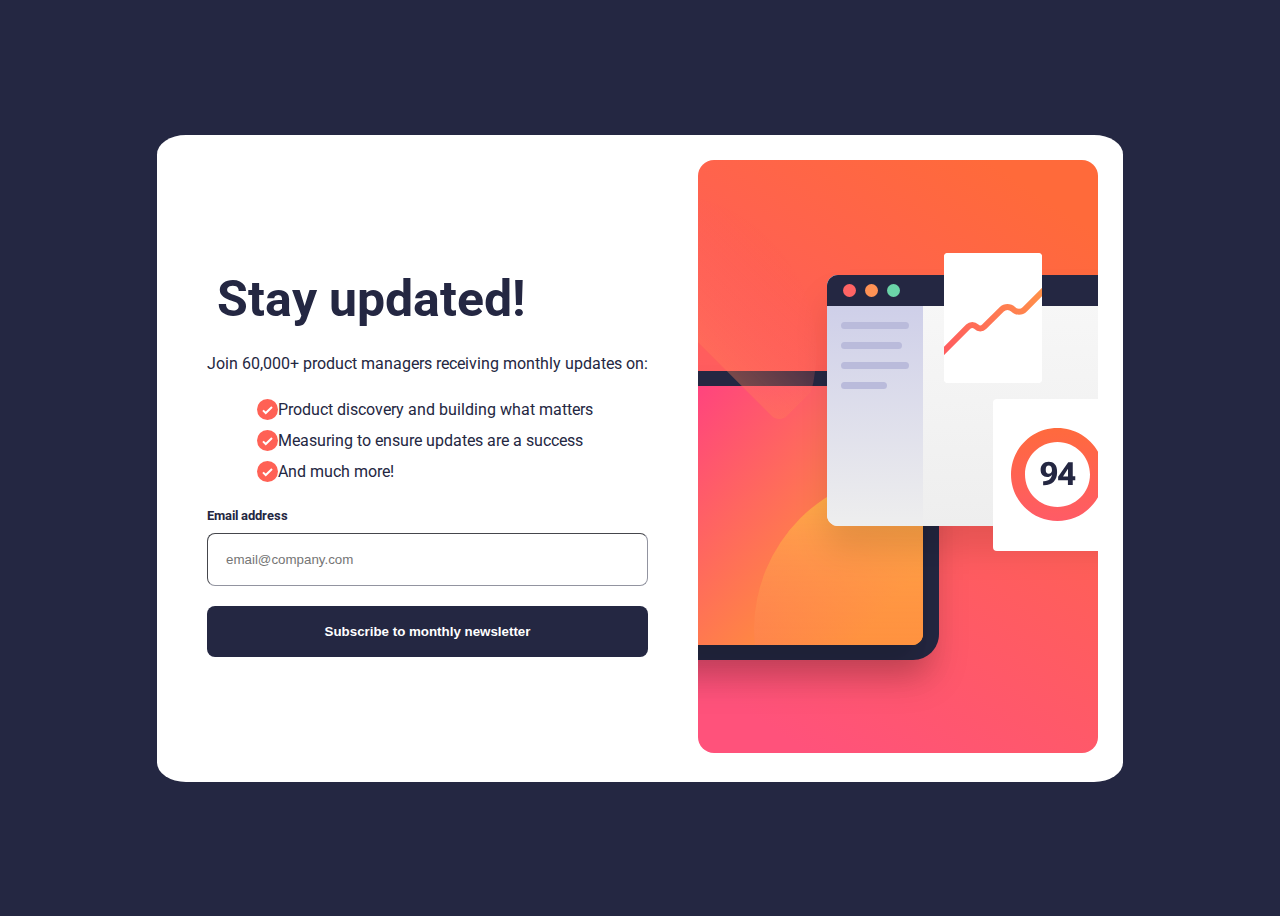
<file: index.html>
<!DOCTYPE html>
<html lang="en">
<head>
  <meta charset="UTF-8">
  <meta name="viewport" content="width=device-width, initial-scale=1.0">
  <title>Document</title>
  <link rel="stylesheet" href="./styles.css">
</head>
<body>
  <main class="container newsletter">
    <section class="content">
      <h1>Stay updated!</h1>
      <p>Join 60,000+ product managers receiving monthly updates on:</p>
      <ul class="list">
        <li>
          <svg xmlns="http://www.w3.org/2000/svg" width="21" height="21" viewBox="0 0 21 21"><g fill="none"><circle cx="10.5" cy="10.5" r="10.5" fill="#FF6155"/><path stroke="#FFF" stroke-width="2" d="M6 11.381 8.735 14 15 8"/></g></svg>
          <span>Product discovery and building what matters</span>
        </li>
        <li>
          <svg xmlns="http://www.w3.org/2000/svg" width="21" height="21" viewBox="0 0 21 21"><g fill="none"><circle cx="10.5" cy="10.5" r="10.5" fill="#FF6155"/><path stroke="#FFF" stroke-width="2" d="M6 11.381 8.735 14 15 8"/></g></svg>
          Measuring to ensure updates are a success
        </li>
        <li>
          <svg xmlns="http://www.w3.org/2000/svg" width="21" height="21" viewBox="0 0 21 21"><g fill="none"><circle cx="10.5" cy="10.5" r="10.5" fill="#FF6155"/><path stroke="#FFF" stroke-width="2" d="M6 11.381 8.735 14 15 8"/></g></svg>
          And much more!
        </li>     
      </ul>
      <span class="email">Email address</span>
      <input type="text" placeholder="email@company.com">    
      <button class="btn">Subscribe to monthly newsletter</button>
    </section>
    <section>
      <svg xmlns="http://www.w3.org/2000/svg" xmlns:xlink="http://www.w3.org/1999/xlink" width="400" height="593" viewBox="0 0 400 593"><defs><linearGradient id="b" x1="72.75%" x2="27.25%" y1="0%" y2="100%"><stop offset="0%" stop-color="#FF6A3A"/><stop offset="100%" stop-color="#FF527B"/></linearGradient><linearGradient id="h" x1="22.319%" x2="99.127%" y1="28.497%" y2="70.858%"><stop offset="0%" stop-color="#FF3E83"/><stop offset="100%" stop-color="#FF9F2E"/></linearGradient><linearGradient id="k" x1="50%" x2="50%" y1="0%" y2="100%"><stop offset="0%" stop-color="#FFB443"/><stop offset="100%" stop-color="#FF5B64" stop-opacity="0"/></linearGradient><linearGradient id="o" x1="50%" x2="50%" y1="0%" y2="100%"><stop offset="0%" stop-color="#F8F8F8"/><stop offset="100%" stop-color="#EEE"/></linearGradient><linearGradient id="p" x1="50%" x2="50%" y1="0%" y2="100%"><stop offset="0%" stop-color="#CACBE8"/><stop offset="100%" stop-color="#EEE"/><stop offset="100%" stop-color="#CACBE8"/></linearGradient><linearGradient id="r" x1="97.791%" x2="7.729%" y1="26.944%" y2="71.879%"><stop offset="0%" stop-color="#FF9049"/><stop offset="100%" stop-color="#FF5E5E"/></linearGradient><linearGradient id="t" x1="50%" x2="50%" y1="0%" y2="100%"><stop offset="0%" stop-color="#FF6A3D"/><stop offset="100%" stop-color="#FF5B66"/></linearGradient><path id="e" d="M0 26C0 11.64 11.64 0 26 0h381c14.36 0 26 11.64 26 26v237c0 14.36-11.64 26-26 26H26c-14.36 0-26-11.64-26-26V26Z"/><path id="g" d="M0 11C0 4.925 4.925 0 11 0h379c6.075 0 11 4.925 11 11v237c0 6.075-4.925 11-11 11H11c-6.075 0-11-4.925-11-11V11Z"/><path id="i" d="M0 11C0 4.925 4.925 0 11 0h379c6.075 0 11 4.925 11 11v237c0 6.075-4.925 11-11 11H11c-6.075 0-11-4.925-11-11V11Z"/><path id="n" d="M0 11C0 4.925 4.925 0 11 0h411c6.075 0 11 4.925 11 11v229c0 6.075-4.925 11-11 11H11c-6.075 0-11-4.925-11-11V11Z"/><path id="q" d="M0 4a4 4 0 0 1 4-4h90a4 4 0 0 1 4 4v122a4 4 0 0 1-4 4H4a4 4 0 0 1-4-4V4Z"/><filter id="d" width="127.7%" height="141.5%" x="-13.9%" y="-12.5%" filterUnits="objectBoundingBox"><feOffset dy="24" in="SourceAlpha" result="shadowOffsetOuter1"/><feGaussianBlur in="shadowOffsetOuter1" result="shadowBlurOuter1" stdDeviation="16"/><feColorMatrix in="shadowBlurOuter1" values="0 0 0 0 0 0 0 0 0 0 0 0 0 0 0 0 0 0 0.100000001 0"/></filter><filter id="f" width="129.9%" height="146.3%" x="-15%" y="-13.9%" filterUnits="objectBoundingBox"><feOffset dy="24" in="SourceAlpha" result="shadowOffsetOuter1"/><feGaussianBlur in="shadowOffsetOuter1" result="shadowBlurOuter1" stdDeviation="16"/><feColorMatrix in="shadowBlurOuter1" values="0 0 0 0 0 0 0 0 0 0 0 0 0 0 0 0 0 0 0.100000001 0"/></filter><filter id="j" width="129.9%" height="146.3%" x="-15%" y="-13.9%" filterUnits="objectBoundingBox"><feOffset dy="24" in="SourceAlpha" result="shadowOffsetOuter1"/><feGaussianBlur in="shadowOffsetOuter1" result="shadowBlurOuter1" stdDeviation="16"/><feColorMatrix in="shadowBlurOuter1" values="0 0 0 0 0 0 0 0 0 0 0 0 0 0 0 0 0 0 0.100000001 0"/></filter><filter id="m" width="127.7%" height="147.8%" x="-13.9%" y="-14.3%" filterUnits="objectBoundingBox"><feOffset dy="24" in="SourceAlpha" result="shadowOffsetOuter1"/><feGaussianBlur in="shadowOffsetOuter1" result="shadowBlurOuter1" stdDeviation="16"/><feColorMatrix in="shadowBlurOuter1" values="0 0 0 0 0 0 0 0 0 0 0 0 0 0 0 0 0 0 0.100000001 0"/></filter><rect id="a" width="400" height="593" x="0" y="0" rx="16"/></defs><g fill="none" fill-rule="evenodd"><mask id="c" fill="#fff"><use xlink:href="#a"/></mask><rect width="400" height="593" rx="16"/><path fill="url(#b)" fill-rule="nonzero" d="M0 0h400v593H0z" mask="url(#c)"/><g mask="url(#c)"><g fill-rule="nonzero" transform="translate(-192 211)"><use xlink:href="#e" fill="#000" filter="url(#d)"/><use xlink:href="#e" fill="#242742"/></g><g transform="translate(-176 226)"><g fill-rule="nonzero"><use xlink:href="#g" fill="#000" filter="url(#f)"/><use xlink:href="#g" fill="url(#h)"/></g><mask id="l" fill="#fff"><use xlink:href="#i"/></mask><g fill-rule="nonzero"><use xlink:href="#i" fill="#000" filter="url(#j)"/><use xlink:href="#i" fill="url(#h)"/></g><circle cx="390" cy="244" r="158" fill="url(#k)" fill-rule="nonzero" mask="url(#l)"/><circle cx="136.446" cy="-34.554" r="158" fill="url(#k)" fill-rule="nonzero" mask="url(#l)" transform="rotate(-135 136.446 -34.554)"/></g><g fill-rule="nonzero" transform="translate(129 115)"><use xlink:href="#n" fill="#000" filter="url(#m)"/><use xlink:href="#n" fill="url(#o)"/><path fill="url(#p)" d="M0 11C0 4.925 4.925 0 11 0h85v251H11c-6.075 0-11-4.925-11-11V11Z"/><path fill="#BABBDB" d="M14 50.5a3.5 3.5 0 0 1 3.5-3.5h61a3.5 3.5 0 0 1 0 7h-61a3.5 3.5 0 0 1-3.5-3.5Zm0 20a3.5 3.5 0 0 1 3.5-3.5h54a3.5 3.5 0 0 1 0 7h-54a3.5 3.5 0 0 1-3.5-3.5Zm0 20a3.5 3.5 0 0 1 3.5-3.5h61a3.5 3.5 0 0 1 0 7h-61a3.5 3.5 0 0 1-3.5-3.5Zm0 20a3.5 3.5 0 0 1 3.5-3.5h39a3.5 3.5 0 1 1 0 7h-39a3.5 3.5 0 0 1-3.5-3.5Z"/><path fill="#242742" d="M0 11C0 4.925 4.925 0 11 0h411c6.075 0 11 4.925 11 11v20H0V11Z"/><g transform="translate(16 9)"><circle cx="6.5" cy="6.5" r="6.5" fill="#FF6464"/><circle cx="28.5" cy="6.5" r="6.5" fill="#FF9255"/><circle cx="50.5" cy="6.5" r="6.5" fill="#6BD4A8"/></g></g><g transform="translate(246 93)"><path fill="#FFF" fill-rule="nonzero" d="M0 4a4 4 0 0 1 4-4h90a4 4 0 0 1 4 4v122a4 4 0 0 1-4 4H4a4 4 0 0 1-4-4V4Z"/><mask id="s" fill="#fff"><use xlink:href="#q"/></mask><use xlink:href="#q" fill="#FFF" fill-rule="nonzero"/><path fill="url(#r)" fill-rule="nonzero" d="M108.12 28.878a3 3 0 0 1 .002 4.243L82.847 58.41c-4.348 4.351-11.4 4.351-15.749 0a5.132 5.132 0 0 0-7.26 0L42.406 75.853a8.668 8.668 0 0 1-12.262 0 2.668 2.668 0 0 0-3.774 0l-32.248 32.268a3 3 0 1 1-4.244-4.242l32.248-32.267a8.668 8.668 0 0 1 12.262 0 2.668 2.668 0 0 0 3.774 0L55.594 54.17c4.348-4.35 11.4-4.35 15.748 0a5.132 5.132 0 0 0 7.26 0l25.276-25.29a3 3 0 0 1 4.243-.002Z" mask="url(#s)"/><path fill="#FFF" fill-rule="nonzero" d="M49 150a4 4 0 0 1 4-4h120a4 4 0 0 1 4 4v144a4 4 0 0 1-4 4H53a4 4 0 0 1-4-4V150Z"/><path fill="url(#t)" d="M46.5 79C64.45 79 79 64.45 79 46.5S64.45 14 46.5 14 14 28.55 14 46.5 28.55 79 46.5 79Zm0 14C72.181 93 93 72.181 93 46.5S72.181 0 46.5 0 0 20.819 0 46.5 20.819 93 46.5 93Z" transform="translate(67 175)"/><path fill="#242742" fill-rule="nonzero" d="M96.61 216.72c0 2.27.589 4.067 1.766 5.39 1.177 1.313 2.78 1.969 4.812 1.969 1.886 0 3.36-.672 4.422-2.016 1.073-1.344 1.61-3.02 1.61-5.031h-1.172c0 1.146-.318 2.057-.954 2.734-.635.677-1.427 1.016-2.375 1.016-1.01 0-1.76-.339-2.25-1.016-.49-.687-.734-1.692-.734-3.015 0-1.51.245-2.594.734-3.25.5-.667 1.24-1 2.22-1 1.051 0 1.869.432 2.452 1.297.584.864.875 2.411.875 4.64l.14.625c0 3.302-.723 5.646-2.171 7.031-1.448 1.386-3.495 2.073-6.14 2.063h-.704v3.969h.813c4.25-.042 7.495-1.193 9.734-3.453 2.25-2.271 3.375-5.329 3.375-9.172v-.813c0-3.458-.776-5.958-2.328-7.5-1.552-1.552-3.557-2.328-6.016-2.328-2.468 0-4.437.714-5.906 2.14-1.469 1.428-2.203 3.334-2.203 5.72ZM123.923 232h4.828v-22.75h-4.516l-10.11 14.563v3.438h17.141v-3.891h-4.937l-.813.078h-6.5l4.828-7.562h.157v9.593l-.079.547v5.985Z"/></g></g></g></svg>
    </section>
  </main>
</body>
</html>
</file>
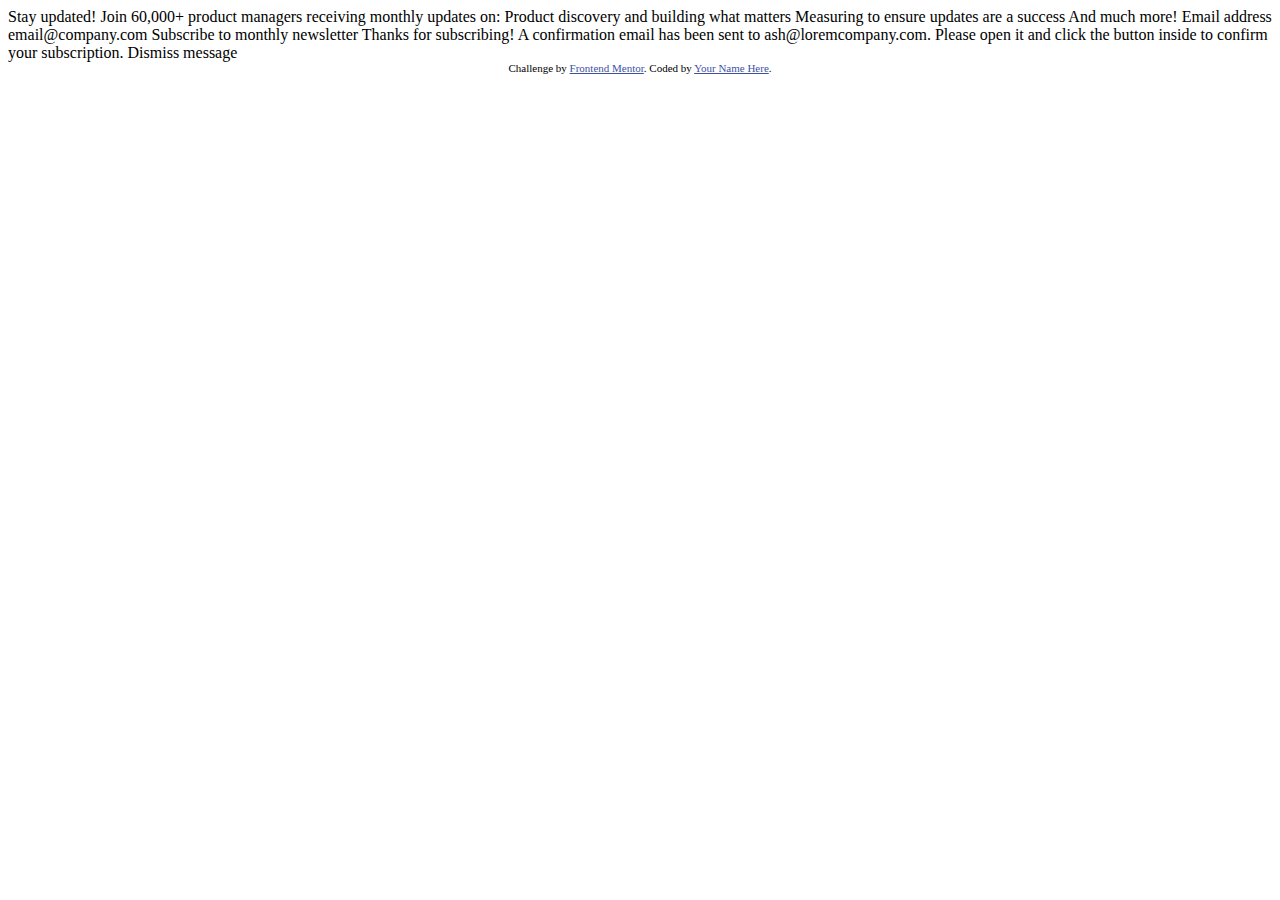
<file: index copy.html>
<!DOCTYPE html>
<html lang="en">
<head>
  <meta charset="UTF-8">
  <meta name="viewport" content="width=device-width, initial-scale=1.0"> <!-- displays site properly based on user's device -->

  <link rel="icon" type="image/png" sizes="32x32" href="./assets/images/favicon-32x32.png">
  
  <title>Frontend Mentor | Newsletter sign-up form with success message</title>

  <!-- Feel free to remove these styles or customise in your own stylesheet 👍 -->
  <style>
    .attribution { font-size: 11px; text-align: center; }
    .attribution a { color: hsl(228, 45%, 44%); }
  </style>
</head>
<body>

  <!-- Sign-up form start -->

  Stay updated!

  Join 60,000+ product managers receiving monthly updates on:

  Product discovery and building what matters
  Measuring to ensure updates are a success
  And much more!

  Email address
  email@company.com

  Subscribe to monthly newsletter

  <!-- Sign-up form end -->

  <!-- Success message start -->

  Thanks for subscribing!

  A confirmation email has been sent to ash@loremcompany.com. 
  Please open it and click the button inside to confirm your subscription.

  Dismiss message

  <!-- Success message end -->
  
  <div class="attribution">
    Challenge by <a href="https://www.frontendmentor.io?ref=challenge" target="_blank">Frontend Mentor</a>. 
    Coded by <a href="#">Your Name Here</a>.
  </div>
</body>
</html>
</file>
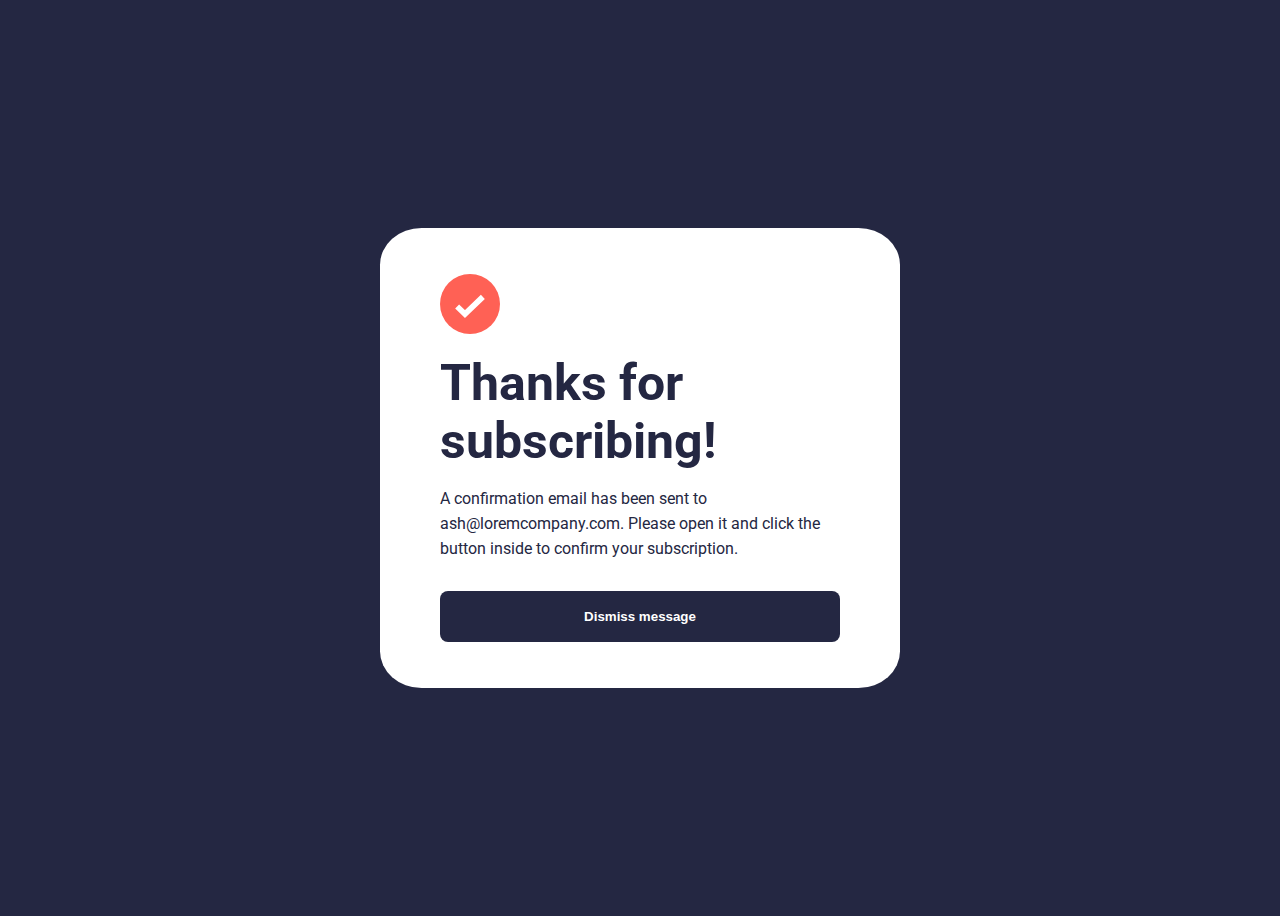
<file: thanks.html>
<!DOCTYPE html>
<html lang="en">
<head>
    <meta charset="UTF-8">
    <meta name="viewport" content="width=device-width, initial-scale=1.0">
    <title>Document</title>
    <link rel="stylesheet" href="./styles.css">
</head>
<body>
    <main class="container thanks">
        <svg xmlns="http://www.w3.org/2000/svg" width="60" height="60" viewBox="0 0 21 21"><g fill="none"><circle cx="10.5" cy="10.5" r="10.5" fill="#FF6155"/><path stroke="#FFF" stroke-width="2" d="M6 11.381 8.735 14 15 8"/></g></svg>
        <h1>Thanks for subscribing!</h1>
        <p>A confirmation email has been sent to ash@loremcompany.com. 
            Please open it and click the button inside to confirm your subscription.</p>
        <button class="btn">Dismiss message</button>
    </main>

</body>
</html>
</file>
<file: styles.css>
@import url('https://fonts.googleapis.com/css2?family=Roboto:ital,wght@0,100;0,300;0,400;0,500;0,700;0,900;1,100;1,300;1,400;1,500;1,700;1,900&display=swap');

body {
    background-color: hsl(234, 29%, 20%);
    display: flex;
    align-items: center;
    justify-content: center;
    height: 100vh;
    font-family: 'Roboto', 'sans-serif';
    color: hsl(234, 29%, 20%);
}

.container {
    background-color: hsl(0, 0%, 100%);
}

.newsletter {
    display: flex;
    gap: 25px;
    border-radius: 3%;
    padding: 25px;
}

.content {
    font-weight: 400;
    display: flex;
    flex-direction: column;
    justify-content: center;
    padding: 25px;
}

.email {
    font-weight: 700;
    font-size: 13px;
}

h1 {
    font-size: 50px;
    margin: 10px;
}

input {
    border-color: hsl(231, 7%, 60%);
    border-width: thin;
    border-radius: 8px;
    padding: 18px;
    margin: 10px 0px 20px 0px;
}

.btn {
    color: hsl(0, 0%, 100%);
    border: none;
    background-color: hsl(234, 29%, 20%);
    padding: 18px;
    width: 100%;
    border-radius: 8px;
    font-weight: 700;
    cursor: pointer;
}

.btn:hover {
    background-color: hsl(4, 100%, 67%);
}

.list {
    list-style: none;
    margin-top: 0;
}

li {
    display: flex;
    align-items: center;
    margin: 10px;
}

.thanks {
    width: 400px;
    height: 400px;
    border-radius: 8%;
    display: flex;
    flex-direction: column;
    justify-content: center;
    padding: 30px 60px;
}

.thanks p {
    margin-bottom: 30px;
    line-height: 25px;
    font-size: 16px;
}

.thanks h1 {
    margin: 20px 0 0 0;
}
</file>
